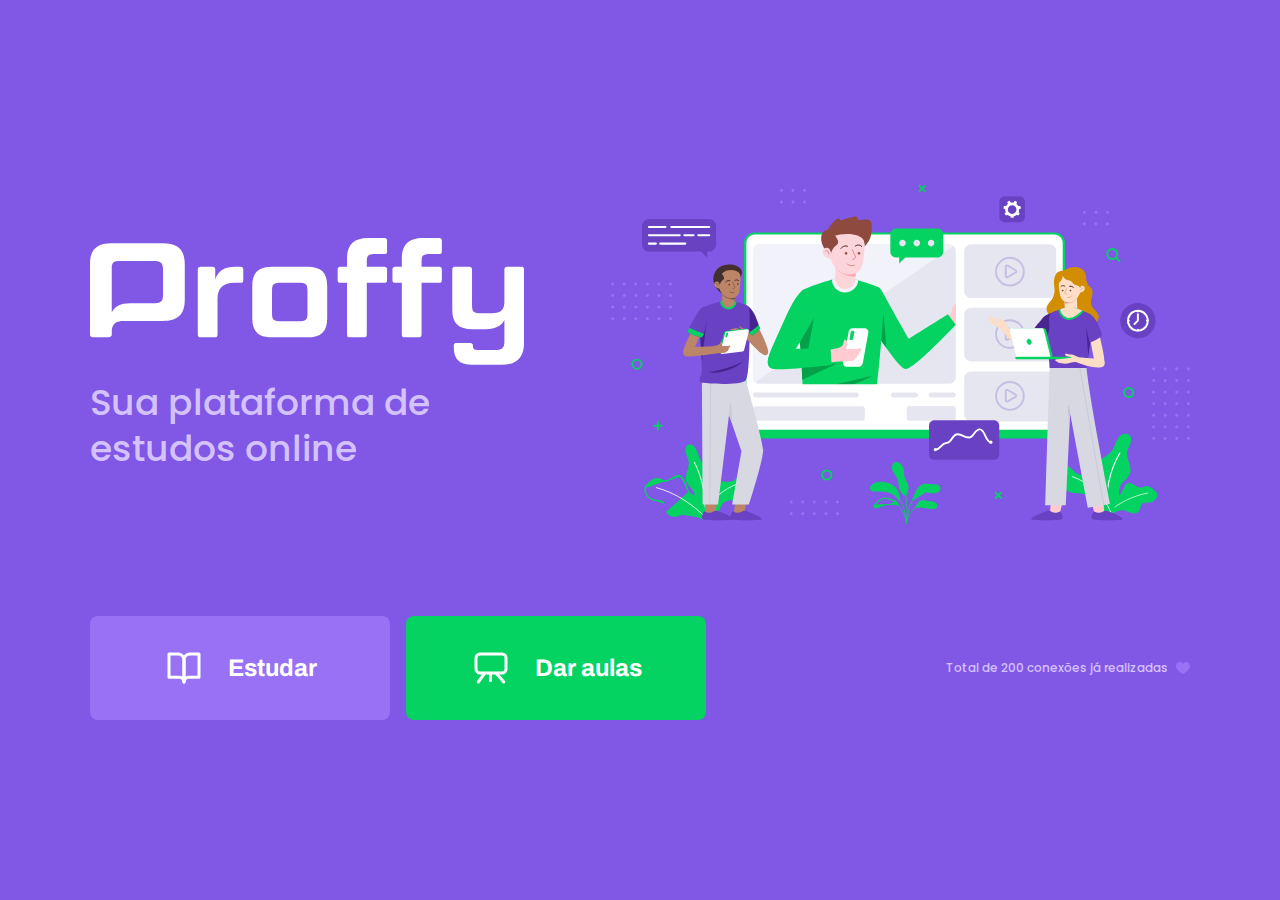
<file: index.html>
<!DOCTYPE html>
<html lang="pt_br">
<head>
  <meta charset="UTF-8">
  <meta name="viewport" content="width=device-width, initial-scale=1.0">
  <title>Proffy | Sua plataforma de estudos online</title>
  <link rel="stylesheet" href="/styles/main.css">
  <link rel="stylesheet" href="/styles/partials/page-landing.css">
  <link href="https://fonts.googleapis.com/css2?family=Archivo:wght@400;700&amp;family=Poppins:wght@400;600&amp;display=swap" rel="stylesheet">
</head>
<body id="page-landing">
  <div id="container">
    <div class="logo-container">
      <img src="/images/logo.svg" alt="Proffy">
      <h2>Sua plataforma de estudos online</h2>
    </div>
    <img class="hero-image" src="/images/landing.svg" alt="Plataforma de Estudos">
    <div class="buttons-container">
      <a class="study" href="/study.html">
        <img src="/images/icons/study.svg" alt="Estudar">
        Estudar
      </a>
      <a href="/give-classes.html" class="give-classes">
        <img src="/images/icons/give-classes.svg" alt="Dar aulas">
        Dar aulas
      </a>
    </div>
    <p class="total-connections">
      Total de 200 conexões já realizadas
      <img src="/images/icons/purple-heart.svg" alt="Coração roxo">
    </p>
  </div>
</body>
</html>
</file>
<file: styles/main.css>
:root {
  --color-background:#F0F0F7;
  --color-primary-lighter:#9871F5;
  --color-primary-light:#916BEA;
  --color-primary:#8157E5;
  --color-primary-dark:#774DD6;
  --color-primary-darker:#6842C2;
  --color-secondary:#04D361;
  --color-secondary-dark:#04bf58;
  --color-title-in-primary:#FFFFFF;
  --color-text-in-primary:#D4C2FF;
  --color-text-title:#32264D;
  --color-text-complement:#9C98A6;
  --color-text-base:#6A6180;
  --color-line-in-white:#E6E6F0;
  --color-input-background:#F8F8FC;
  --color-button-text:#FFFFFF;
  --color-box-base:#FFFFFF;
  --color-box-footer:#FAFAFC;
  --color-small-info:#C1BCCC;
  font-size: 60%; /* controle das medidas rem */
}

* {
  margin: 0;
  padding: 0;
  box-sizing: border-box;
}

html, body {
  height: 100vh;
}

body {
  background-color: var(--color-background);
  display: flex;
  align-items: center;
  justify-content: center;
}

body, input, button, textarea {
  font: 500 1.6rem Poppins;
  color: var(--color-text-base);  
}

#container {
  width: 90vw;
  max-width: 700px;
}

@media (max-width:699px) {
  :root {
    font-size: 40%;
  }
}

@media (min-width: 700px) {
  :root {
    font-size: 62.5%; /* todo 1rem vai ser relativo a 10px */
  }
}
</file>
<file: styles/partials/page-landing.css>
#page-landing {
  background: var(--color-primary);
}

#page-landing #container {
  color: var(--color-text-in-primary);
}

.logo-container img {
  height: 10rem;
}

.logo-container {
  text-align: center;
  margin-bottom: 3.2rem;
}

.logo-container h2 {
  font-weight: 500;
  font-size: 3.6rem;
  line-height: 4.6rem;
  margin-top: 0.8rem;
}

.hero-image {
  width: 100%; 
}

.buttons-container {
  display: flex;
  justify-content: center;
  margin: 3.2rem 0;
}

.buttons-container a {
  width: 30rem;
  height: 10.4rem;
  /* background-color: red;
  border-radius: 2rem 0 0 0; */
  border-radius: .8rem;
  margin-right: 1.6rem;

  font: 700 2.4rem Archivo;

  display: flex;
  align-items: center;
  justify-content: center;

  text-decoration: none;

  transition: background 0.2s;

  color: var(--color-button-text);
}

.buttons-container a img {
  width: 4rem;
  margin-right: 2.4rem;
}

.buttons-container a.study {
  background: var(--color-primary-lighter);
}

.buttons-container a.study:hover {
  background: var(--color-primary-light)
}

.buttons-container a.give-classes {
  background: var(--color-secondary);
  margin-right: 0;
}

.buttons-container a.give-classes:hover {
  background: var(--color-secondary-dark)
}

.total-connections {
  font-size: 1.8rem;

  display: flex;
  align-items: center;
  justify-content: center;
}

.total-connections img {
  margin-left: 0.8rem;
}

@media (min-width: 1100px) {
  #page-landing #container {
    max-width: 1100px;
    display: grid;
    grid-template-columns: 2fr 1fr 2fr;
    grid-template-rows: 350px 1fr;
    grid-template-areas:
    "proffy image image"
    "button button texting";
    column-gap: 87px;
    row-gap: 86px;
  }

  .logo-container {
    grid-area: proffy;
    text-align: initial;
    align-self: center;
    margin: 0;
  }

  .logo-container img {
    height: 127px;
  }

  .hero-image {
    grid-area: image;
    height: 350px;
  }

  .buttons-container {
    grid-area: button;
    justify-self: flex-start;
    margin: 0;
  }

  .total-connections {
    grid-area: texting;
    justify-self: end;
    font-size: 1.2rem;
  }

}
</file>
